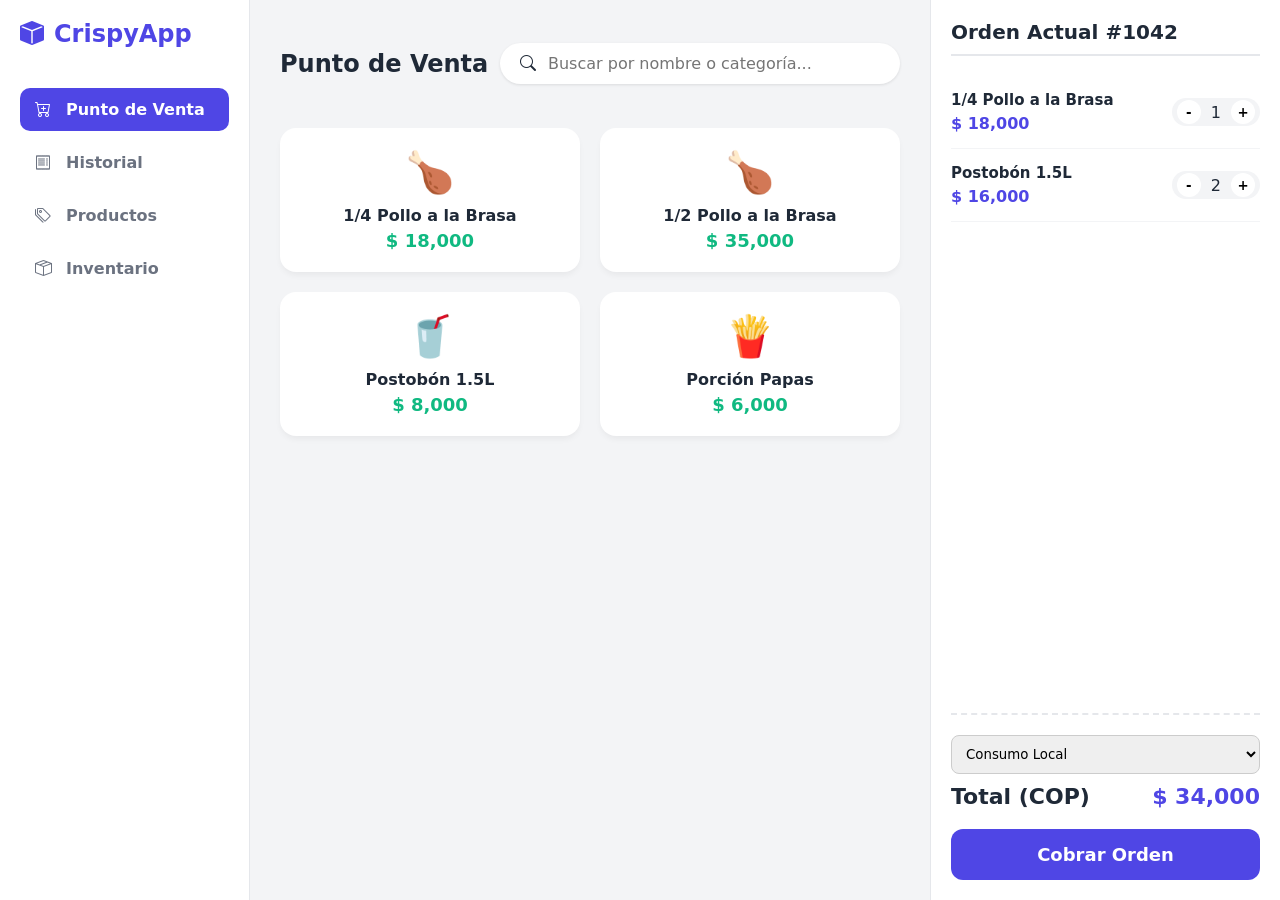
<file: mockups/index1.html>
<!DOCTYPE html>
<html lang="es">
<head>
    <meta charset="UTF-8">
    <meta name="viewport" content="width=device-width, initial-scale=1.0">
    <title>Mockup 1 - Modern SaaS</title>
    <link href="https://cdn.jsdelivr.net/npm/bootstrap-icons@1.11.3/font/bootstrap-icons.min.css" rel="stylesheet">
    <style>
        :root {
            --bg-color: #F3F4F6;
            --sidebar-bg: #FFFFFF;
            --primary: #4F46E5; /* Indigo */
            --primary-hover: #4338CA;
            --text-main: #1F2937;
            --text-muted: #6B7280;
            --card-bg: #FFFFFF;
            --danger: #EF4444;
            --success: #10B981;
        }
        * { box-sizing: border-box; font-family: 'Segoe UI', system-ui, sans-serif; }
        body { margin: 0; padding: 0; background-color: var(--bg-color); color: var(--text-main); display: flex; height: 100vh; overflow: hidden; }
        
        /* Sidebar */
        .sidebar { width: 250px; background-color: var(--sidebar-bg); border-right: 1px solid #E5E7EB; display: flex; flex-direction: column; padding: 20px; }
        .logo { font-size: 24px; font-weight: 800; color: var(--primary); margin-bottom: 40px; display: flex; align-items: center; gap: 10px; }
        .nav-item { padding: 12px 15px; margin-bottom: 10px; border-radius: 10px; cursor: pointer; display: flex; align-items: center; gap: 15px; color: var(--text-muted); font-weight: 600; transition: all 0.2s; }
        .nav-item:hover { background-color: #EEF2FF; color: var(--primary); }
        .nav-item.active { background-color: var(--primary); color: white; }
        
        /* Main Content */
        .main-content { flex: 1; padding: 30px; display: flex; flex-direction: column; overflow-y: auto; }
        .header { display: flex; justify-content: space-between; align-items: center; margin-bottom: 30px; }
        .search-bar { display: flex; align-items: center; background: white; padding: 10px 20px; border-radius: 30px; width: 400px; box-shadow: 0 1px 3px rgba(0,0,0,0.1); }
        .search-bar input { border: none; outline: none; margin-left: 10px; width: 100%; font-size: 16px; }
        
        /* Grid */
        .grid { display: grid; grid-template-columns: repeat(auto-fill, minmax(200px, 1fr)); gap: 20px; }
        .product-card { background: var(--card-bg); border-radius: 16px; padding: 20px; text-align: center; box-shadow: 0 4px 6px -1px rgba(0,0,0,0.05); cursor: pointer; transition: transform 0.2s; border: 1px solid transparent; }
        .product-card:hover { transform: translateY(-5px); border-color: var(--primary); box-shadow: 0 10px 15px -3px rgba(79, 70, 229, 0.2); }
        .product-icon { font-size: 40px; color: var(--primary); margin-bottom: 10px; }
        .product-name { font-weight: 700; margin-bottom: 5px; }
        .product-price { color: var(--success); font-weight: 800; font-size: 18px; }
        
        /* Cart Sidebar */
        .cart-sidebar { width: 350px; background-color: var(--sidebar-bg); border-left: 1px solid #E5E7EB; display: flex; flex-direction: column; padding: 20px; }
        .cart-title { font-size: 20px; font-weight: 800; margin-bottom: 20px; border-bottom: 2px solid #E5E7EB; padding-bottom: 10px; }
        .cart-items { flex: 1; overflow-y: auto; }
        .cart-item { display: flex; justify-content: space-between; align-items: center; padding: 15px 0; border-bottom: 1px solid #F3F4F6; }
        .item-info h6 { margin: 0 0 5px 0; font-size: 15px; }
        .item-price { color: var(--primary); font-weight: bold; }
        .qty-controls { display: flex; align-items: center; gap: 10px; background: #F3F4F6; border-radius: 20px; padding: 2px 5px; }
        .qty-btn { border: none; background: white; border-radius: 50%; width: 24px; height: 24px; cursor: pointer; font-weight: bold; }
        
        /* Total area */
        .cart-total { padding-top: 20px; border-top: 2px dashed #E5E7EB; margin-top: auto; }
        .total-row { display: flex; justify-content: space-between; font-size: 22px; font-weight: 900; margin-bottom: 20px; }
        .btn-pay { width: 100%; padding: 15px; background-color: var(--primary); color: white; border: none; border-radius: 12px; font-size: 18px; font-weight: bold; cursor: pointer; transition: background 0.2s; }
        .btn-pay:hover { background-color: var(--primary-hover); }
    </style>
</head>
<body>
    <div class="sidebar">
        <div class="logo"><i class="bi bi-box-fill"></i> CrispyApp</div>
        <div class="nav-item active"><i class="bi bi-cart-plus"></i> Punto de Venta</div>
        <div class="nav-item"><i class="bi bi-receipt"></i> Historial</div>
        <div class="nav-item"><i class="bi bi-tags"></i> Productos</div>
        <div class="nav-item"><i class="bi bi-box-seam"></i> Inventario</div>
    </div>
    
    <div class="main-content">
        <div class="header">
            <h2>Punto de Venta</h2>
            <div class="search-bar">
                <i class="bi bi-search text-muted"></i>
                <input type="text" placeholder="Buscar por nombre o categoría...">
            </div>
        </div>
        
        <div class="grid">
            <div class="product-card">
                <div class="product-icon">🍗</div>
                <div class="product-name">1/4 Pollo a la Brasa</div>
                <div class="product-price">$ 18,000</div>
            </div>
            <div class="product-card">
                <div class="product-icon">🍗</div>
                <div class="product-name">1/2 Pollo a la Brasa</div>
                <div class="product-price">$ 35,000</div>
            </div>
            <div class="product-card">
                <div class="product-icon">🥤</div>
                <div class="product-name">Postobón 1.5L</div>
                <div class="product-price">$ 8,000</div>
            </div>
            <div class="product-card">
                <div class="product-icon">🍟</div>
                <div class="product-name">Porción Papas</div>
                <div class="product-price">$ 6,000</div>
            </div>
        </div>
    </div>
    
    <div class="cart-sidebar">
        <div class="cart-title">Orden Actual #1042</div>
        <div class="cart-items">
            <div class="cart-item">
                <div class="item-info">
                    <h6>1/4 Pollo a la Brasa</h6>
                    <div class="item-price">$ 18,000</div>
                </div>
                <div class="qty-controls">
                    <button class="qty-btn">-</button>
                    <span>1</span>
                    <button class="qty-btn">+</button>
                </div>
            </div>
            <div class="cart-item">
                <div class="item-info">
                    <h6>Postobón 1.5L</h6>
                    <div class="item-price">$ 16,000</div>
                </div>
                <div class="qty-controls">
                    <button class="qty-btn">-</button>
                    <span>2</span>
                    <button class="qty-btn">+</button>
                </div>
            </div>
        </div>
        
        <div class="cart-total">
            <select style="width:100%; padding: 10px; margin-bottom: 10px; border-radius: 8px; border: 1px solid #ccc;">
                <option>Consumo Local</option>
                <option>A Domicilio</option>
            </select>
            <div class="total-row">
                <span>Total (COP)</span>
                <span style="color: var(--primary)">$ 34,000</span>
            </div>
            <button class="btn-pay">Cobrar Orden</button>
        </div>
    </div>
</body>
</html>
</file>
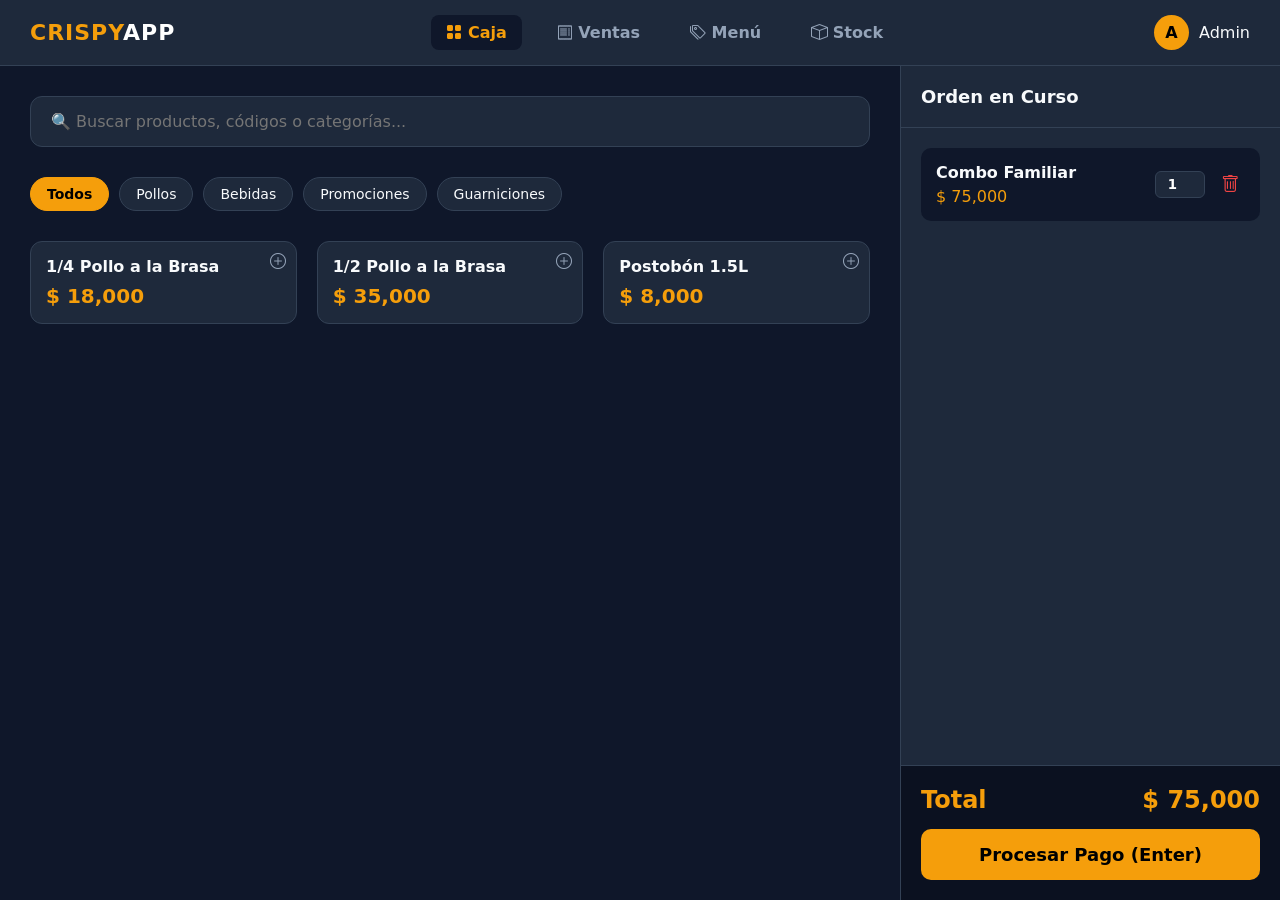
<file: mockups/index2.html>
<!DOCTYPE html>
<html lang="es">
<head>
    <meta charset="UTF-8">
    <meta name="viewport" content="width=device-width, initial-scale=1.0">
    <title>Mockup 2 - Dark Mode Sleek</title>
    <link href="https://cdn.jsdelivr.net/npm/bootstrap-icons@1.11.3/font/bootstrap-icons.min.css" rel="stylesheet">
    <style>
        :root {
            --bg-color: #0F172A;
            --surface: #1E293B;
            --primary: #F59E0B; /* Amber/Gold */
            --primary-hover: #D97706;
            --text-main: #F8FAFC;
            --text-muted: #94A3B8;
            --border: #334155;
        }
        * { box-sizing: border-box; font-family: 'Inter', system-ui, sans-serif; }
        body { margin: 0; padding: 0; background-color: var(--bg-color); color: var(--text-main); display: flex; flex-direction: column; height: 100vh; overflow: hidden; }
        
        /* Topbar */
        .topbar { background-color: var(--surface); border-bottom: 1px solid var(--border); padding: 15px 30px; display: flex; justify-content: space-between; align-items: center; }
        .logo { font-size: 22px; font-weight: 900; color: var(--primary); letter-spacing: 1px; }
        .nav-links { display: flex; gap: 20px; }
        .nav-item { color: var(--text-muted); text-decoration: none; font-weight: 600; padding: 8px 15px; border-radius: 8px; transition: 0.3s; }
        .nav-item:hover, .nav-item.active { background-color: var(--bg-color); color: var(--primary); }
        
        /* Container */
        .layout { display: flex; flex: 1; overflow: hidden; }
        
        /* Main Content */
        .main-content { flex: 1; padding: 30px; overflow-y: auto; }
        .search-area { margin-bottom: 30px; }
        .search-input { width: 100%; background: var(--surface); border: 1px solid var(--border); color: white; padding: 15px 20px; border-radius: 12px; font-size: 16px; outline: none; }
        .search-input:focus { border-color: var(--primary); box-shadow: 0 0 0 2px rgba(245, 158, 11, 0.2); }
        
        /* Categories */
        .categories { display: flex; gap: 10px; margin-bottom: 20px; overflow-x: auto; padding-bottom: 10px;}
        .cat-badge { background: var(--surface); padding: 8px 16px; border-radius: 20px; font-size: 14px; cursor: pointer; border: 1px solid var(--border); }
        .cat-badge.active { background: var(--primary); color: #000; border-color: var(--primary); font-weight: bold; }
        
        /* Grid */
        .grid { display: grid; grid-template-columns: repeat(auto-fill, minmax(220px, 1fr)); gap: 20px; }
        .product-card { background: var(--surface); border: 1px solid var(--border); border-radius: 12px; padding: 15px; cursor: pointer; transition: 0.2s; position: relative; overflow: hidden;}
        .product-card:hover { border-color: var(--primary); transform: scale(1.02); }
        .product-name { font-weight: 600; font-size: 16px; margin-bottom: 8px; }
        .product-price { color: var(--primary); font-weight: bold; font-size: 20px; }
        
        /* Cart Sidebar */
        .cart-sidebar { width: 380px; background-color: var(--surface); border-left: 1px solid var(--border); display: flex; flex-direction: column; }
        .cart-header { padding: 20px; border-bottom: 1px solid var(--border); font-size: 18px; font-weight: bold; }
        .cart-items { flex: 1; overflow-y: auto; padding: 20px; }
        .cart-item { display: flex; justify-content: space-between; align-items: center; margin-bottom: 15px; background: var(--bg-color); padding: 15px; border-radius: 10px; }
        .qty-input { width: 50px; background: var(--surface); border: 1px solid var(--border); color: white; text-align: center; border-radius: 6px; padding: 5px; font-weight: bold;}
        .remove-btn { color: #EF4444; background: none; border: none; cursor: pointer; font-size: 18px; }
        
        /* Total */
        .cart-footer { padding: 20px; background: #0B1120; border-top: 1px solid var(--border); }
        .total-line { display: flex; justify-content: space-between; font-size: 24px; font-weight: bold; margin-bottom: 15px; color: var(--primary); }
        .btn-action { width: 100%; background: var(--primary); color: #000; font-weight: bold; font-size: 18px; border: none; padding: 15px; border-radius: 10px; cursor: pointer; }
        .btn-action:hover { background: var(--primary-hover); }
    </style>
</head>
<body>
    <div class="topbar">
        <div class="logo">CRISPY<span style="color:white">APP</span></div>
        <div class="nav-links">
            <a href="#" class="nav-item active"><i class="bi bi-grid-fill"></i> Caja</a>
            <a href="#" class="nav-item"><i class="bi bi-receipt"></i> Ventas</a>
            <a href="#" class="nav-item"><i class="bi bi-tags"></i> Menú</a>
            <a href="#" class="nav-item"><i class="bi bi-box"></i> Stock</a>
        </div>
        <div class="user-profile" style="display:flex; align-items:center; gap:10px;">
            <div style="width:35px; height:35px; background:var(--primary); border-radius:50%; display:flex; align-items:center; justify-content:center; color:black; font-weight:bold;">A</div>
            <span>Admin</span>
        </div>
    </div>
    
    <div class="layout">
        <div class="main-content">
            <div class="search-area">
                <input type="text" class="search-input" placeholder="🔍 Buscar productos, códigos o categorías...">
            </div>
            
            <div class="categories">
                <div class="cat-badge active">Todos</div>
                <div class="cat-badge">Pollos</div>
                <div class="cat-badge">Bebidas</div>
                <div class="cat-badge">Promociones</div>
                <div class="cat-badge">Guarniciones</div>
            </div>
            
            <div class="grid">
                <div class="product-card">
                    <div class="product-name">1/4 Pollo a la Brasa</div>
                    <div class="product-price">$ 18,000</div>
                    <span style="position:absolute; top:10px; right:10px; color:var(--text-muted)"><i class="bi bi-plus-circle"></i></span>
                </div>
                <div class="product-card">
                    <div class="product-name">1/2 Pollo a la Brasa</div>
                    <div class="product-price">$ 35,000</div>
                    <span style="position:absolute; top:10px; right:10px; color:var(--text-muted)"><i class="bi bi-plus-circle"></i></span>
                </div>
                <div class="product-card">
                    <div class="product-name">Postobón 1.5L</div>
                    <div class="product-price">$ 8,000</div>
                    <span style="position:absolute; top:10px; right:10px; color:var(--text-muted)"><i class="bi bi-plus-circle"></i></span>
                </div>
            </div>
        </div>
        
        <div class="cart-sidebar">
            <div class="cart-header">
                Orden en Curso
            </div>
            <div class="cart-items">
                <div class="cart-item">
                    <div>
                        <div style="font-weight:bold; margin-bottom:5px;">Combo Familiar</div>
                        <div style="color:var(--primary)">$ 75,000</div>
                    </div>
                    <div style="display:flex; align-items:center; gap:10px;">
                        <input type="number" class="qty-input" value="1">
                        <button class="remove-btn"><i class="bi bi-trash"></i></button>
                    </div>
                </div>
            </div>
            <div class="cart-footer">
                <div class="total-line">
                    <span>Total</span>
                    <span>$ 75,000</span>
                </div>
                <button class="btn-action">Procesar Pago (Enter)</button>
            </div>
        </div>
    </div>
</body>
</html>
</file>
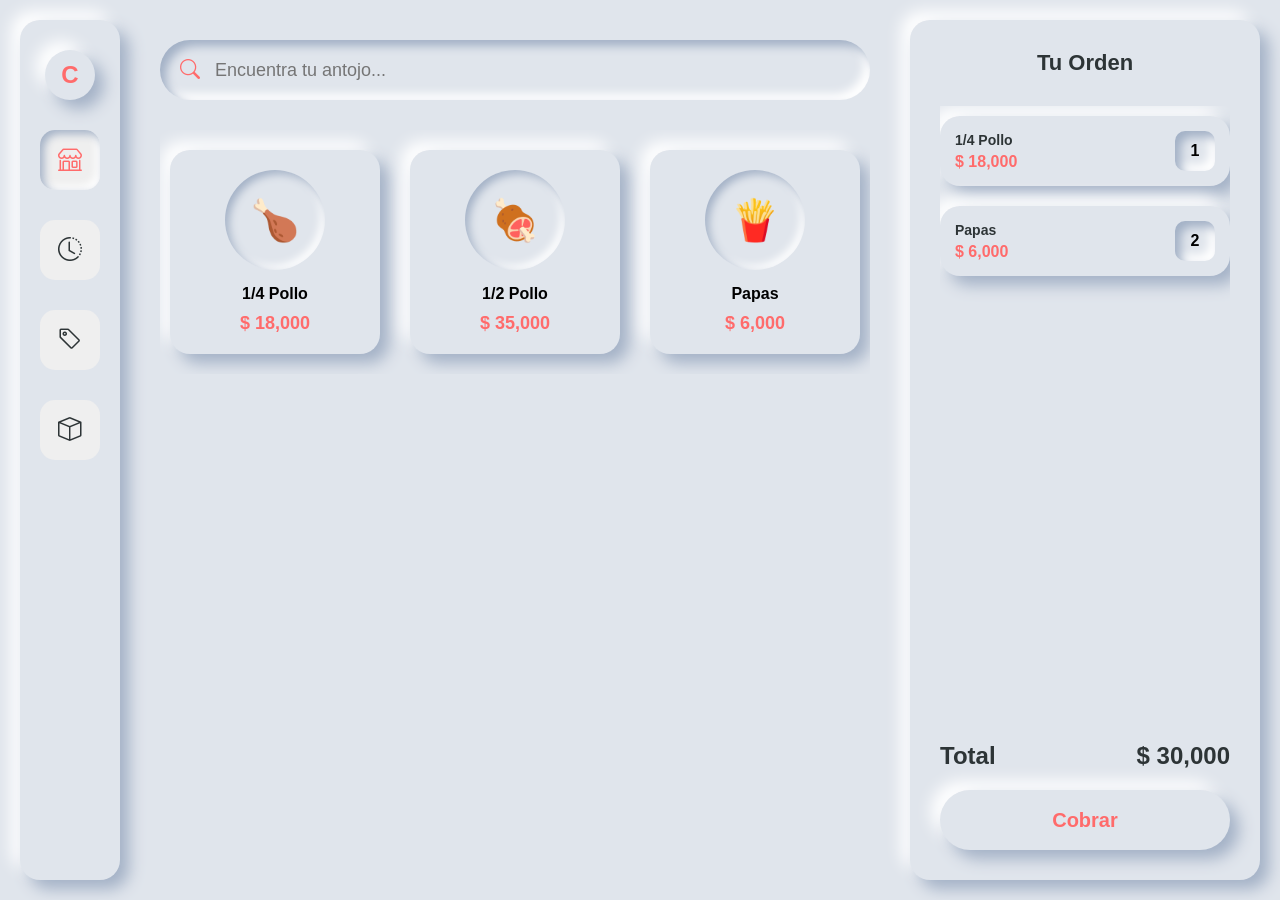
<file: mockups/index3.html>
<!DOCTYPE html>
<html lang="es">
<head>
    <meta charset="UTF-8">
    <meta name="viewport" content="width=device-width, initial-scale=1.0">
    <title>Mockup 3 - Neumorphism & Soft UI</title>
    <link href="https://cdn.jsdelivr.net/npm/bootstrap-icons@1.11.3/font/bootstrap-icons.min.css" rel="stylesheet">
    <style>
        :root {
            --bg: #E0E5EC;
            --primary: #FF6B6B; /* Coral */
            --text: #2D3436;
            --shadow-light: #ffffff;
            --shadow-dark: #a3b1c6;
        }
        * { box-sizing: border-box; font-family: 'Nunito', sans-serif; }
        body { margin: 0; padding: 20px; background-color: var(--bg); color: var(--text); height: 100vh; display: flex; gap: 20px; overflow: hidden;}
        
        /* Mixin para Neumorfismo */
        .neu-box {
            background: var(--bg);
            border-radius: 20px;
            box-shadow: 9px 9px 16px var(--shadow-dark), -9px -9px 16px var(--shadow-light);
        }
        .neu-pressed {
            background: var(--bg);
            border-radius: 10px;
            box-shadow: inset 6px 6px 10px var(--shadow-dark), inset -6px -6px 10px var(--shadow-light);
        }
        
        /* Navigation (Floating Left) */
        .sidebar { width: 100px; display: flex; flex-direction: column; align-items: center; padding: 30px 0; gap: 30px; }
        .logo-icon { width: 50px; height: 50px; border-radius: 50%; display: flex; align-items: center; justify-content: center; font-size: 24px; color: var(--primary); font-weight: bold; }
        .nav-btn { width: 60px; height: 60px; border-radius: 15px; display: flex; align-items: center; justify-content: center; font-size: 24px; color: var(--text); cursor: pointer; transition: 0.2s; border: none; outline: none; }
        .nav-btn.active { color: var(--primary); box-shadow: inset 4px 4px 8px var(--shadow-dark), inset -4px -4px 8px var(--shadow-light); }
        
        /* Main Workspace */
        .workspace { flex: 1; display: flex; flex-direction: column; padding: 20px; }
        
        /* Search */
        .search-container { display: flex; align-items: center; padding: 0 20px; height: 60px; border-radius: 30px; margin-bottom: 30px; }
        .search-container input { flex: 1; border: none; background: transparent; outline: none; font-size: 18px; padding-left: 15px; color: var(--text); }
        
        /* Products Grid */
        .products-grid { display: grid; grid-template-columns: repeat(auto-fill, minmax(200px, 1fr)); gap: 30px; overflow-y: auto; padding: 20px 10px; }
        .card { padding: 20px; display: flex; flex-direction: column; align-items: center; text-align: center; cursor: pointer; transition: 0.2s; border: none; outline: none;}
        .card:active { box-shadow: inset 4px 4px 8px var(--shadow-dark), inset -4px -4px 8px var(--shadow-light); }
        .card-img { width: 100px; height: 100px; border-radius: 50%; display: flex; align-items: center; justify-content: center; font-size: 40px; margin-bottom: 15px; box-shadow: inset 4px 4px 8px var(--shadow-dark), inset -4px -4px 8px var(--shadow-light); }
        .card-title { font-weight: bold; font-size: 16px; margin-bottom: 10px; }
        .card-price { color: var(--primary); font-weight: 800; font-size: 18px; }
        
        /* Right Order Panel */
        .order-panel { width: 350px; padding: 30px; display: flex; flex-direction: column; }
        .order-title { font-size: 22px; font-weight: 800; margin-bottom: 30px; text-align: center; }
        
        .order-items { flex: 1; overflow-y: auto; display: flex; flex-direction: column; gap: 20px; padding: 10px 0;}
        .order-item { padding: 15px; display: flex; justify-content: space-between; align-items: center; }
        .item-details h4 { margin: 0 0 5px 0; font-size: 14px; }
        .item-details p { margin: 0; color: var(--primary); font-weight: bold; }
        .item-qty { width: 40px; height: 40px; border: none; outline: none; text-align: center; font-weight: bold; font-size: 16px; }
        
        /* Checkout */
        .checkout-zone { margin-top: 30px; }
        .total-wrap { display: flex; justify-content: space-between; align-items: center; font-size: 24px; font-weight: 900; margin-bottom: 20px; }
        .checkout-btn { width: 100%; height: 60px; border-radius: 30px; border: none; outline: none; font-size: 20px; font-weight: bold; color: var(--primary); cursor: pointer; transition: 0.2s; }
        .checkout-btn:active { box-shadow: inset 6px 6px 10px var(--shadow-dark), inset -6px -6px 10px var(--shadow-light); }
    </style>
</head>
<body>
    <div class="sidebar neu-box">
        <div class="logo-icon neu-box">C</div>
        <button class="nav-btn active"><i class="bi bi-shop"></i></button>
        <button class="nav-btn"><i class="bi bi-clock-history"></i></button>
        <button class="nav-btn"><i class="bi bi-tag"></i></button>
        <button class="nav-btn"><i class="bi bi-box"></i></button>
    </div>
    
    <div class="workspace">
        <div class="search-container neu-pressed">
            <i class="bi bi-search" style="color: var(--primary); font-size: 20px;"></i>
            <input type="text" placeholder="Encuentra tu antojo...">
        </div>
        
        <div class="products-grid">
            <button class="card neu-box">
                <div class="card-img">🍗</div>
                <div class="card-title">1/4 Pollo</div>
                <div class="card-price">$ 18,000</div>
            </button>
            <button class="card neu-box">
                <div class="card-img">🍖</div>
                <div class="card-title">1/2 Pollo</div>
                <div class="card-price">$ 35,000</div>
            </button>
            <button class="card neu-box">
                <div class="card-img">🍟</div>
                <div class="card-title">Papas</div>
                <div class="card-price">$ 6,000</div>
            </button>
        </div>
    </div>
    
    <div class="order-panel neu-box">
        <div class="order-title">Tu Orden</div>
        
        <div class="order-items">
            <div class="order-item neu-box">
                <div class="item-details">
                    <h4>1/4 Pollo</h4>
                    <p>$ 18,000</p>
                </div>
                <input type="text" value="1" class="item-qty neu-pressed">
            </div>
            
            <div class="order-item neu-box">
                <div class="item-details">
                    <h4>Papas</h4>
                    <p>$ 6,000</p>
                </div>
                <input type="text" value="2" class="item-qty neu-pressed">
            </div>
        </div>
        
        <div class="checkout-zone">
            <div class="total-wrap">
                <span>Total</span>
                <span>$ 30,000</span>
            </div>
            <button class="checkout-btn neu-box">Cobrar</button>
        </div>
    </div>
</body>
</html>
</file>
